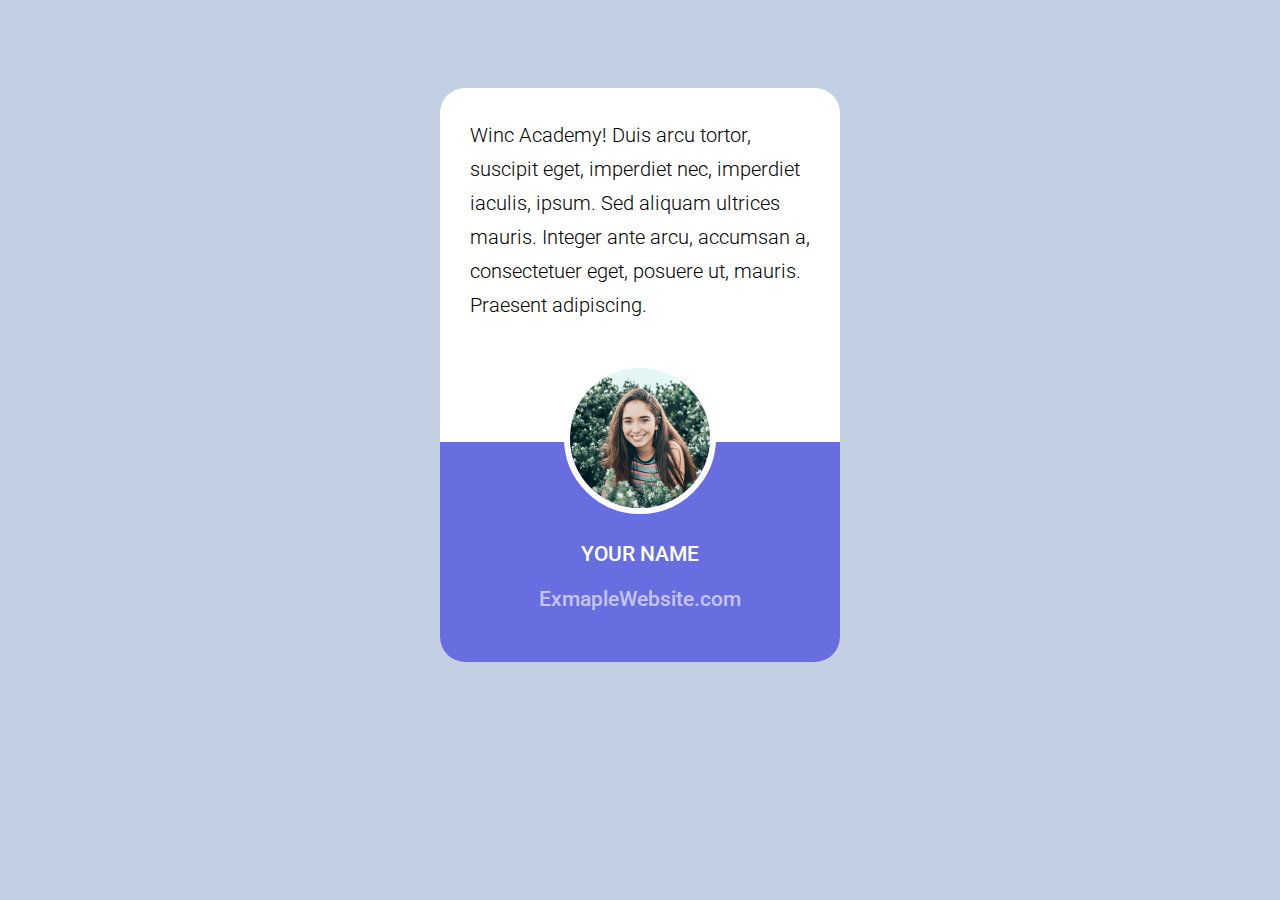
<file: Level 1/index.html>
<!DOCTYPE html>
<html lang="en">

<head>
    <meta charset="UTF-8" />
    <meta name="viewport" content="width=device-width, initial-scale=1.0" />
    <meta http-equiv="X-UA-Compatible" content="ie=edge" />
    <title>Document</title>
    <link rel="stylesheet" type="text/css" href="styles.css" />
</head>


<body>
    <div class="page">
        <div class="card">
            <p class="card__text">Winc Academy! Duis arcu tortor, suscipit eget, imperdiet nec,
                imperdiet iaculis, ipsum. Sed aliquam ultrices mauris.
                Integer ante arcu, accumsan a, consectetuer eget, posuere ut, mauris.
                Praesent adipiscing.
            </p>
            <div class="card__footer">
                <img class="card__img" src="card-portrait.jpg" alt="portrait of Your Name" />
                <div class="card__info">
                    <p class="card__name">YOUR NAME</p>
                    <p class="card__website">ExmapleWebsite.com</p>
                </div>
            </div>
        </div>
    </div>
</body>


</html>
</file>
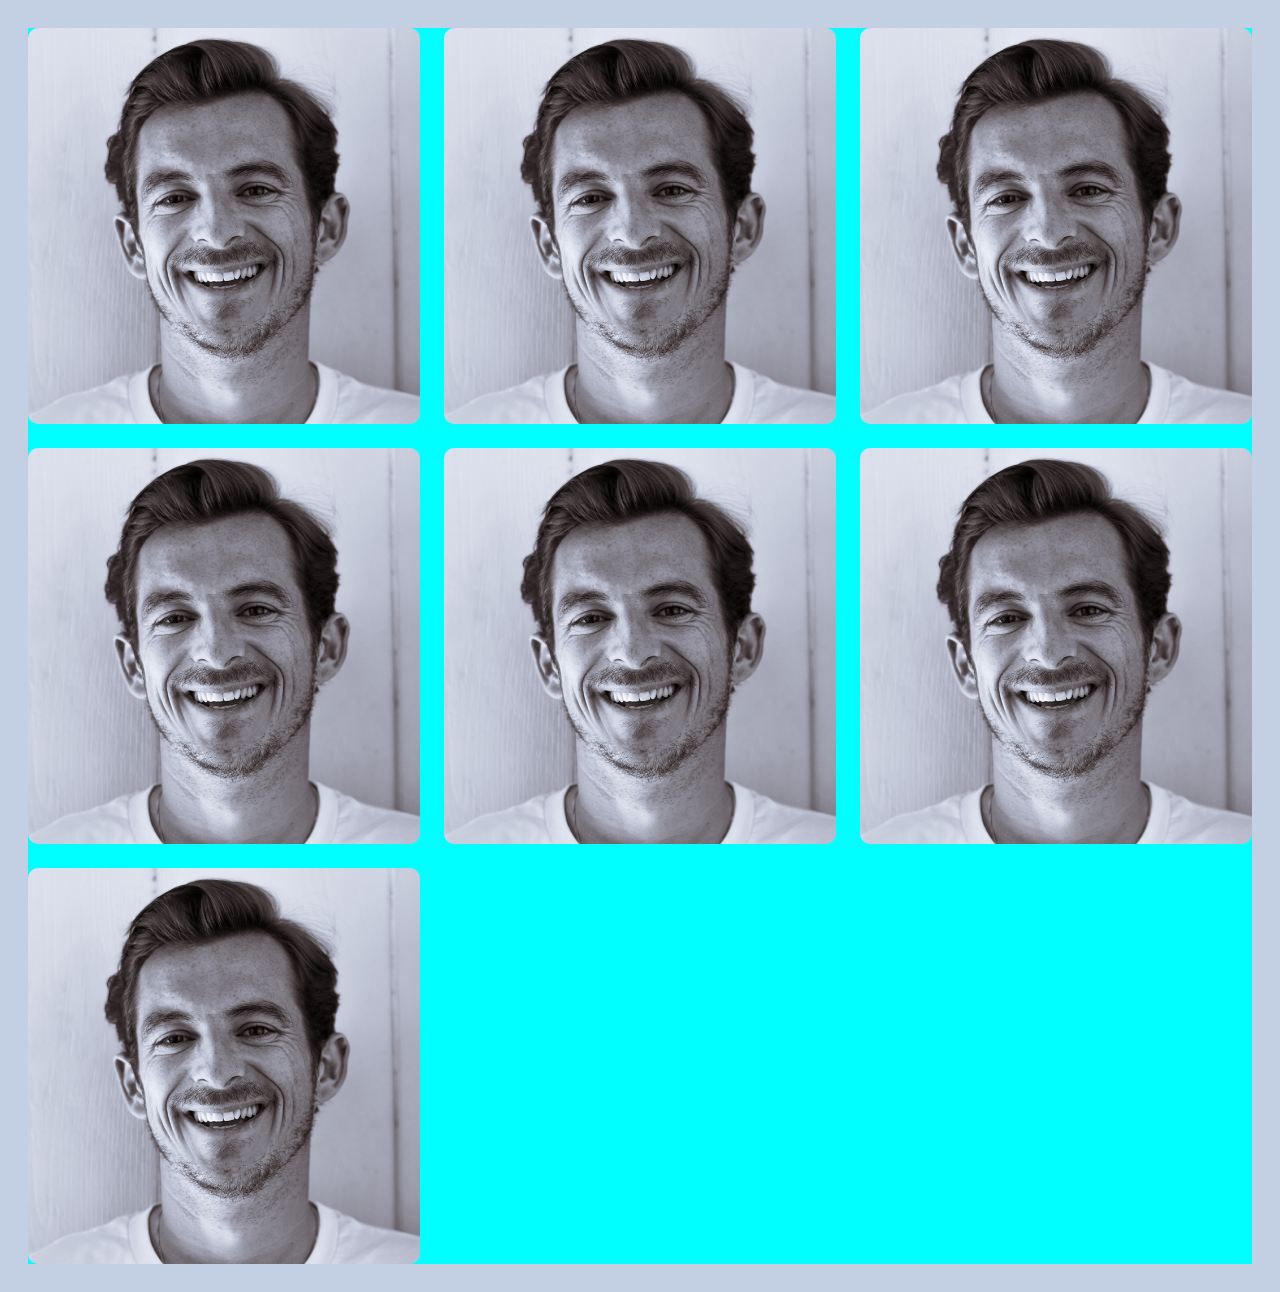
<file: Level 2/index.html>
<!DOCTYPE html>
<html lang="en">

<head>
    <meta charset="UTF-8" />
    <meta name="viewport" content="width=device-width, initial-scale=1.0" />
    <meta http-equiv="X-UA-Compatible" content="ie=edge" />
    <title>Document</title>
    <link rel="stylesheet" type="text/css" href="styles.css" />
</head>


<body>
    <div class="grid">
        <div class="grid__container">
            <img class="grid__img" src="card-portrait.jpg" alt="portrait of Your Name" />
            <div class="grid__overlay">
                <a href="">
                    <p class="grid__button">Read more</p>
                </a>
            </div>
        </div>
        <div class="grid__container">
            <img class="grid__img" src="card-portrait.jpg" alt="portrait of Your Name" />
            <div class="grid__overlay">
                <a href="">
                    <p class="grid__button">Read more</p>
                </a>
            </div>
        </div>
        <div class="grid__container">
            <img class="grid__img" src="card-portrait.jpg" alt="portrait of Your Name" />
            <div class="grid__overlay">
                <a href="">
                    <p class="grid__button">Read more</p>
                </a>
            </div>
        </div>
        <div class="grid__container">
            <img class="grid__img" src="card-portrait.jpg" alt="portrait of Your Name" />
            <div class="grid__overlay">
                <a href="">
                    <p class="grid__button">Read more</p>
                </a>
            </div>
        </div>
        <div class="grid__container">
            <img class="grid__img" src="card-portrait.jpg" alt="portrait of Your Name" />
            <div class="grid__overlay">
                <a href="">
                    <p class="grid__button">Read more</p>
                </a>
            </div>
        </div>
        <div class="grid__container">
            <img class="grid__img" src="card-portrait.jpg" alt="portrait of Your Name" />
            <div class="grid__overlay">
                <a href="">
                    <p class="grid__button">Read more</p>
                </a>
            </div>
        </div>
        <div class="grid__container">
            <img class="grid__img" src="card-portrait.jpg" alt="portrait of Your Name" />
            <div class="grid__overlay">
                <a href="">
                    <p class="grid__button">Read more</p>
                </a>
            </div>
        </div>

    </div>
</body>


</html>
</file>
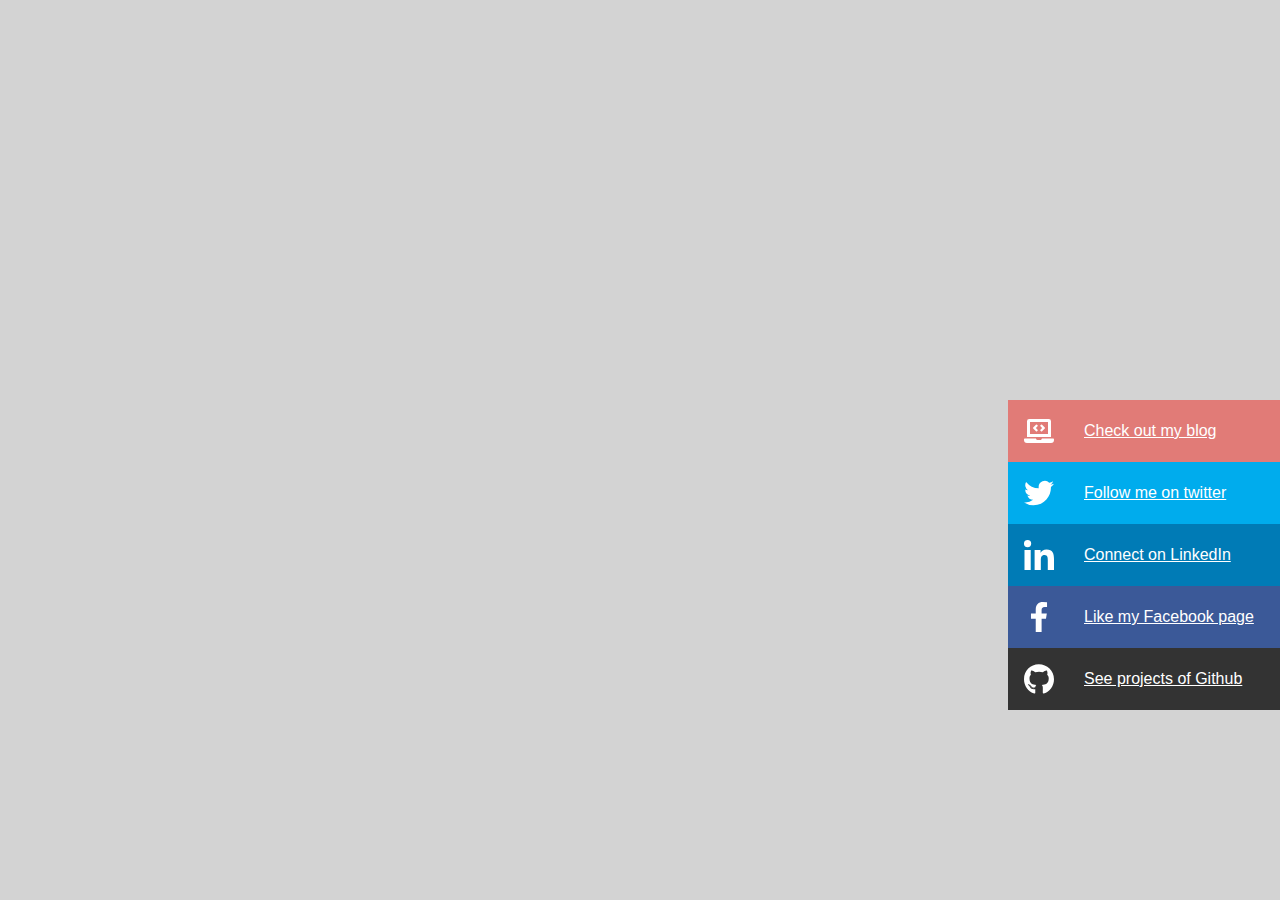
<file: Level 3/index.html>
<!DOCTYPE html>
<html lang="en">

<head>
    <meta charset="UTF-8" />
    <meta name="viewport" content="width=device-width, initial-scale=1.0" />
    <meta http-equiv="X-UA-Compatible" content="ie=edge" />
    <title>Document</title>
    <link rel="stylesheet" type="text/css" href="styles.css" />
</head>


<body>
    <div class="page">

        <section class="social">
            <a class="social__btn social__btn--blog" href="">
                <img class="social__icon" src="laptop-code-solid.svg" alt="laptop icon"/>
                <p class="social__cta">Check out my blog</p>
            </a>
            <a class="social__btn social__btn--twitter" href="">
                <img class="social__icon" src="twitter-brands.svg" alt="twitter logo"/>
                <p class="social__cta">Follow me on twitter</p>
            </a>
            <a class="social__btn social__btn--linkedin" href="">
                <img class="social__icon" src="linkedin-in-brands.svg" alt="linkedin logo"/>
                <p class="social__cta">Connect on LinkedIn</p>
            </a>
            <a class="social__btn social__btn--facebook" href="">
                <img class="social__icon" src="facebook-f-brands.svg" alt="facebook logo"/>
                <p class="social__cta">Like my Facebook page</p>
            </a>
            <a class="social__btn social__btn--github" href="">
                <img class="social__icon" src="github-brands.svg" alt="github logo"/>
                <p class="social__cta">See projects of Github</p>
            </a>
        </section>

    </div>
</body>


</html>
</file>
<file: Level 1/styles.css>
@import url(https://fonts.googleapis.com/css2?family=Roboto:wght@300;400;700&display=swap);
body {
  background-color: #c3cfe2;
  font-family: 'Roboto', sans-serif;
}

.page {
  margin: 60px auto;
  display: -ms-grid;
  display: grid;
  -ms-grid-columns: repeat 8, 1fr;
      grid-template-columns: repeat 8, 1fr;
  -webkit-box-pack: center;
      -ms-flex-pack: center;
          justify-content: center;
}

.card {
  -ms-grid-column: 1;
  -ms-grid-column-span: 8;
  grid-column: 1 / span 8;
  background-color: white;
  border-radius: 25px;
  min-width: 350px;
  max-width: 400px;
  margin: 20px;
  -ms-grid-column-align: center;
      justify-self: center;
}

.card__text {
  margin: 0;
  padding: 30px;
  font-size: 20px;
  font-weight: 300;
  line-height: 1.7em;
  margin-bottom: 90px;
}

.card__footer {
  background-color: #686de0;
  color: fff;
  border-radius: 0 0 25px 25px;
  display: -webkit-box;
  display: -ms-flexbox;
  display: flex;
  -webkit-box-orient: horizontal;
  -webkit-box-direction: normal;
      -ms-flex-flow: row wrap;
          flex-flow: row wrap;
  -webkit-box-pack: center;
      -ms-flex-pack: center;
          justify-content: center;
  position: relative;
  min-width: 300px;
  max-width: 400px;
  height: 220px;
}

.card__img {
  position: absolute;
  border-radius: 50%;
  width: 140px;
  height: 140px;
  -o-object-fit: cover;
     object-fit: cover;
  border: 6px solid white;
  -ms-flex-item-align: start;
      align-self: flex-start;
  top: -80px;
}

.card__info {
  color: white;
  text-align: center;
  -ms-flex-item-align: end;
      align-self: flex-end;
  padding: 30px;
  position: absolute;
}

.card__name {
  font-size: 21px;
  font-weight: 500;
}

.card__website {
  opacity: 60%;
  font-size: 21px;
  font-weight: 500;
}

/* media queries */
@media (min-width: 400px) {
  html, body {
    max-width: 100%;
    overflow-x: hidden;
  }
}

@media (min-width: 1024px) {
  .card {
    grid-column: span 4;
  }
}
/*# sourceMappingURL=styles.css.map */
</file>
<file: Level 2/styles.css>
html, body {
  max-width: 100%;
  overflow-x: hidden;
}

body {
  background-color: #c3cfe2;
}

.grid {
  margin: 20px;
  background-color: aqua;
  display: -ms-grid;
  display: grid;
  -ms-grid-columns: repeat 12, 1fr;
      grid-template-columns: repeat 12, 1fr;
  -ms-grid-rows: auto;
      grid-template-rows: auto;
  grid-gap: 24px;
}

.grid__container {
  grid-column: span 12;
  position: relative;
}

.grid__img {
  border-radius: 10px;
  width: 100%;
  height: 100%;
}

.grid__overlay {
  position: absolute;
  top: 0;
  bottom: 0;
  left: 0;
  right: 0;
  height: 100%;
  width: 100%;
  opacity: 0;
  -webkit-transition: .5s ease;
  transition: .5s ease;
  background-color: #131b4a;
}

.grid__container:hover .grid__overlay {
  opacity: 0.9;
}

.grid__button {
  color: #131b4a;
  background-color: white;
  padding: 8px 16px;
  border-radius: 2px;
  font-size: 20px;
  text-align: center;
  position: absolute;
  top: 45%;
  left: 50%;
  -webkit-transform: translate(-50%, -50%);
  transform: translate(-50%, -50%);
}

/* media queries */
@media (min-width: 680px) {
  .grid__container:nth-child(odd) {
    -ms-grid-column: 1;
    -ms-grid-column-span: 6;
    grid-column: 1 / span 6;
  }
  .grid__container:nth-child(even) {
    -ms-grid-column: 7;
    -ms-grid-column-span: 6;
    grid-column: 7 / span 6;
  }
}

@media (min-width: 1024px) {
  .grid__container:nth-child(1), .grid__container:nth-child(4), .grid__container:nth-child(7) {
    -ms-grid-column: 1;
    -ms-grid-column-span: 4;
    grid-column: 1/ span 4;
  }
  .grid__container:nth-child(2), .grid__container:nth-child(5) {
    -ms-grid-column: 5;
    -ms-grid-column-span: 4;
    grid-column: 5/ span 4;
  }
  .grid__container:nth-child(3), .grid__container:nth-child(6) {
    -ms-grid-column: 9;
    -ms-grid-column-span: 4;
    grid-column: 9/ span 4;
  }
}
/*# sourceMappingURL=styles.css.map */
</file>
<file: Level 3/styles.css>
body {
  background-color: lightgray;
  font-family: Arial, Helvetica, sans-serif;
  font-size: 16px;
  font-weight: 500;
  color: white;
}

.page {
  display: -webkit-box;
  display: -ms-flexbox;
  display: flex;
  -webkit-box-pack: end;
      -ms-flex-pack: end;
          justify-content: flex-end;
  position: relative;
}

@-webkit-keyframes social-expand {
  from {
    -webkit-transform: translateX(190px);
            transform: translateX(190px);
  }
  to {
    -webkit-transform: translateX(0px);
            transform: translateX(0px);
  }
}

@keyframes social-expand {
  from {
    -webkit-transform: translateX(190px);
            transform: translateX(190px);
  }
  to {
    -webkit-transform: translateX(0px);
            transform: translateX(0px);
  }
}

@-webkit-keyframes social-collapse {
  from {
    -webkit-transform: translateX(0px);
            transform: translateX(0px);
  }
  to {
    -webkit-transform: translateX(210px);
            transform: translateX(210px);
  }
}

@keyframes social-collapse {
  from {
    -webkit-transform: translateX(0px);
            transform: translateX(0px);
  }
  to {
    -webkit-transform: translateX(210px);
            transform: translateX(210px);
  }
}

.social {
  display: -webkit-box;
  display: -ms-flexbox;
  display: flex;
  -webkit-box-orient: vertical;
  -webkit-box-direction: normal;
      -ms-flex-flow: column wrap;
          flex-flow: column wrap;
  -ms-flex-line-pack: end;
      align-content: flex-end;
  position: fixed;
  top: 400px;
  right: 0;
}

.social__btn {
  color: white;
  padding: 16px;
  margin: 0;
  width: 240px;
  height: 30px;
  display: -ms-grid;
  display: grid;
  -ms-grid-columns: 50px 190px;
      grid-template-columns: 50px 190px;
  -ms-flex-line-pack: center;
      align-content: center;
  -webkit-animation-name: social-collapse;
          animation-name: social-collapse;
  -webkit-animation-duration: 0.6s;
          animation-duration: 0.6s;
  -webkit-animation-fill-mode: forwards;
          animation-fill-mode: forwards;
}

.social__btn:hover {
  -webkit-animation-name: social-expand;
          animation-name: social-expand;
  -webkit-animation-duration: 0.6s;
          animation-duration: 0.6s;
  -webkit-animation-fill-mode: forwards;
          animation-fill-mode: forwards;
}

.social__icon {
  width: 30px;
  height: 30px;
  -ms-flex-item-align: center;
      -ms-grid-row-align: center;
      align-self: center;
}

.social__cta {
  margin-left: 10px;
  -ms-flex-item-align: center;
      -ms-grid-row-align: center;
      align-self: center;
  -ms-grid-column: 2;
  -ms-grid-column-span: 1;
  grid-column: 2 / span 1;
}

.social__btn--blog {
  background-color: #e17b77;
}

.social__btn--twitter {
  background-color: #00aced;
}

.social__btn--linkedin {
  background-color: #007bb6;
}

.social__btn--facebook {
  background-color: #3b5998;
}

.social__btn--github {
  background-color: #333;
}
/*# sourceMappingURL=styles.css.map */
</file>
